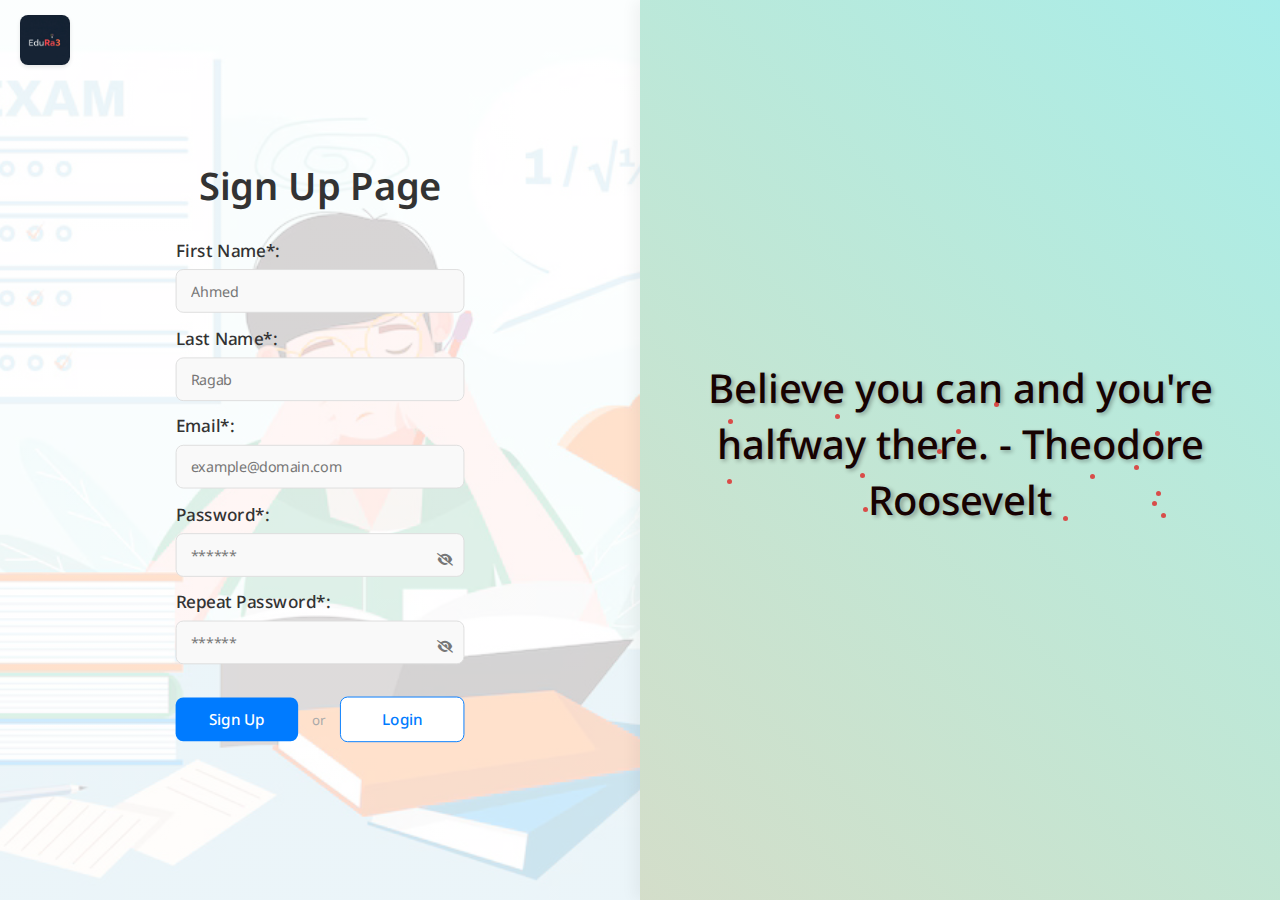
<file: index.html>
<!DOCTYPE html>
<html lang="en">

<head>
  <meta charset="UTF-8">
  <meta name="viewport" content="width=device-width, initial-scale=1.0">
  <title>Sign Up Page</title>
  <link rel="stylesheet" href="css/registration.css" />
  <link rel="stylesheet" href="https://cdnjs.cloudflare.com/ajax/libs/font-awesome/6.7.2/css/all.min.css" />
  <link rel="preconnect" href="https://fonts.googleapis.com">
  <link rel="preconnect" href="https://fonts.gstatic.com" crossorigin>
  <link href="https://fonts.googleapis.com/css2?family=Noto+Sans:ital,wght@0,100..900;1,100..900&display=swap"
    rel="stylesheet">
    <!-- MAIN -->
  <script>
    window.addEventListener("DOMContentLoaded", function () {
      // // Always clear storage without conditional check
      // localStorage.clear();
      // sessionStorage.clear();
      // console.log('Storage cleared on page load');
      // Check if the storage has already been cleared in this session
      if (!sessionStorage.getItem('storageCleared')) {
        // Clear storage
        localStorage.clear();
        sessionStorage.clear(); // Clear session storage itself first

        // Set a flag in sessionStorage to indicate it has been cleared for this session
        // Note: Since we just cleared sessionStorage, we need to set the flag *after* clearing.
        sessionStorage.setItem('storageCleared', 'true');
        console.log('Storage cleared for this session.');
        // document.getElementById('page-content').style.display = 'block';
        // document.getElementById('auth-loader').style.display = 'none';
      } else {
        console.log('Storage already cleared for this session.');
      }
    });
  </script>
  <!-- ALT -->
  <!-- <script>
    // Run immediately - before DOMContentLoaded
    (function() {
      // Clear all storage first thing
      localStorage.clear();
      sessionStorage.clear();
      console.log('Storage cleared immediately');
      
      // Prevent automatic redirects by overriding window.location methods
      const originalReplace = window.location.replace;
      window.location.replace = function(url) {
        if (url.includes('login.html')) {
          console.log('Prevented automatic redirect to:', url);
          return;
        }
        originalReplace.apply(this, arguments);
      };
      
      // Also block regular redirects
      const originalAssign = window.location.assign;
      window.location.assign = function(url) {
        if (url.includes('login.html')) {
          console.log('Prevented automatic redirect to:', url);
          return;
        }
        originalAssign.apply(this, arguments);
      };
    })();
    
    // Also clear on DOMContentLoaded for extra safety
    window.addEventListener("DOMContentLoaded", function() {
      localStorage.clear();
      sessionStorage.clear();
      console.log('Storage cleared again on DOMContentLoaded');
    });
  </script> -->
  <!-- <script>
    window.addEventListener("DOMContentLoaded", function () {
      // Show loader initially
      document.getElementById('auth-loader').classList.remove('hidden');

      // Check if the storage has already been cleared in this session
      if (!sessionStorage.getItem('storageCleared')) {
        // Clear storage
        localStorage.clear();
        sessionStorage.clear(); // Clear session storage itself first

        // Set a flag in sessionStorage to indicate it has been cleared for this session
        sessionStorage.setItem('storageCleared', 'true');
        console.log('Storage cleared for this session.');
      } else {
        console.log('Storage already cleared for this session.');
      }

      // Simulate server connectivity check
      checkServerConnectivity();
    });

    function checkServerConnectivity() {
  // Create a timestamp to prevent caching
  const timestamp = new Date().getTime();
  
  // Count attempts to prevent infinite retries
  if (!window.connectivityAttempts) {
    window.connectivityAttempts = 0;
  }
  window.connectivityAttempts++;
  
  // Only try up to 3 times, then show the content anyway
  if (window.connectivityAttempts > 3) {
    document.getElementById('auth-loader').classList.add('hidden');
    document.getElementById('page-content').classList.remove('hidden');
    console.log('Giving up on connectivity check after multiple attempts');
    return;
  }

  // Use fetch with a timeout to check server connectivity
  const timeoutPromise = new Promise((_, reject) =>
    setTimeout(() => reject(new Error('Timeout')), 5000)
  );

  Promise.race([
    fetch(window.location.href + '?t=' + timestamp),
    timeoutPromise
  ])
    .then(() => {
      // Server is available, hide loader
      document.getElementById('auth-loader').classList.add('hidden');
      document.getElementById('page-content').classList.remove('hidden');
    })
    .catch(error => {
      console.log('Server connection issue:', error);
      // Retry after a delay
      setTimeout(checkServerConnectivity, 2000);
    });
}
  </script> -->
</head>

<body>

  <main>


    <section class="left-side" role="main">
      <header>
        <nav>
          <a href="index.html" aria-label="Go to Home Page">
            <img src="assets/images/LOGO.jpeg" width="50px" height="50px" alt="Site Logo">
          </a>
          <!-- <button id="toggle-R-theme" class="toggleRButtonTheme"><i id="toggleRThemeIcon" class="fa-solid fa-moon"></i></button> -->
        </nav>
      </header>
      <div class="my-form">
        <form id="registration-form" enctype="multipart/form-data" method="get" aria-labelledby="form-heading">
          <h2 id="form-heading">Sign Up Page</h2>

          <!-- Improve form fields -->
          <div class="form-group">
            <label for="FName" id="FName-label" class="FName">First Name*:</label>
            <input type="text" name="FName" id="FName" placeholder="Ahmed" required aria-required="true"
              aria-describedby="FNSpan">
            <span class="FNameSpan" id="FNSpan" role="alert" aria-live="assertive"></span>
          </div>

          <div class="form-group">
            <label for="LName" id="LName-label" class="LName">Last Name*:</label>
            <input type="text" name="LName" id="LName" placeholder="Ragab" required aria-required="true"
              aria-describedby="LNSpan">
            <span class="LNameSpan" id="LNSpan" role="alert" aria-live="assertive"></span>
          </div>

          <div class="form-group">
            <label for="email" id="email-label" class="email">Email*:</label>
            <input type="email" name="email" id="email" placeholder="example@domain.com" required aria-required="true"
              aria-describedby="ESpan">
            <span class="EmailSpan" id="ESpan" role="alert" aria-live="assertive"></span>
          </div>

          <div class="form-group">
            <label for="password" id="password-label" class="password">Password*:</label>
            <div class="password-container">
              <input type="password" id="password" placeholder="******" required aria-required="true"
                aria-describedby="PSpan">
              <button type="button" id="showPass" class="toggle-password" aria-label="Toggle password visibility">
                <i class="fa-solid fa-eye-slash" id="togglePasswordIcon" aria-hidden="true"></i>
              </button>
              <span class="PassSpan" id="PSpan" role="alert" aria-live="assertive"></span>
            </div>
          </div>

          <div class="form-group">
            <label for="repeatPassword" id="repeatPassword-label" class="repeatPassword">Repeat Password*:</label>
            <div class="password-container">
              <input type="password" id="repeatPassword" placeholder="******" required aria-required="true"
                aria-describedby="R_PSpan">
              <button type="button" id="showRPass" class="toggle-password" aria-label="Toggle password visibility">
                <i class="fa-solid fa-eye-slash" id="toggleRPasswordIcon" aria-hidden="true"></i>
              </button>
              <span class="RepeatPassSpan" id="R_PSpan" role="alert" aria-live="assertive"></span>
            </div>
          </div>

          <div class="button-container">
            <button type="submit" id="registrationS" class="primary-btn">Sign Up</button>
            <span class="or-divider">or</span>
            <!-- <button type="button" id="LoginS" class="secondary-btn" >Login</button> -->
            <a href="login.html" id="LoginS" class="secondary-btn">Login</a>

          </div>

          <!-- <div class="social-login">
          <p id="social-heading">Continue with</p>
          <div class="social-buttons" role="group" aria-labelledby="social-heading">
            <button type="button" class="social-btn google" aria-label="Sign in with Google" id="google-login">
              <i class="fa-brands fa-google" aria-hidden="true"></i>
            </button>
            <button type="button" class="social-btn facebook" aria-label="Sign in with Facebook" id="facebook-login">
              <i class="fa-brands fa-facebook-f"></i>
            </button>
            <button type="button" class="social-btn twitter" aria-label="Sign in with Twitter" id="twitter-login">
              <i class="fa-brands fa-twitter"></i>
            </button>
          </div>
        </div> -->

        </form>
      </div>
    </section>
    <section class="right-side" role="banner">
      <div id="quoteContainer"></div>
    </section>


  </main>
  <script src="js/auth-regist.js"></script>
  <script src="js/passwordHash.js"></script>
  <script src="js/registration.js"></script>
  <!-- <script src="https://cdnjs.cloudflare.com/ajax/libs/font-awesome/6.7.2/js/all.min.js"></script> -->
  <!-- function logout() {
    localStorage.removeItem('isLoggedIn');
    window.location.replace('login.html');
  } -->
</body>

</html>
</file>
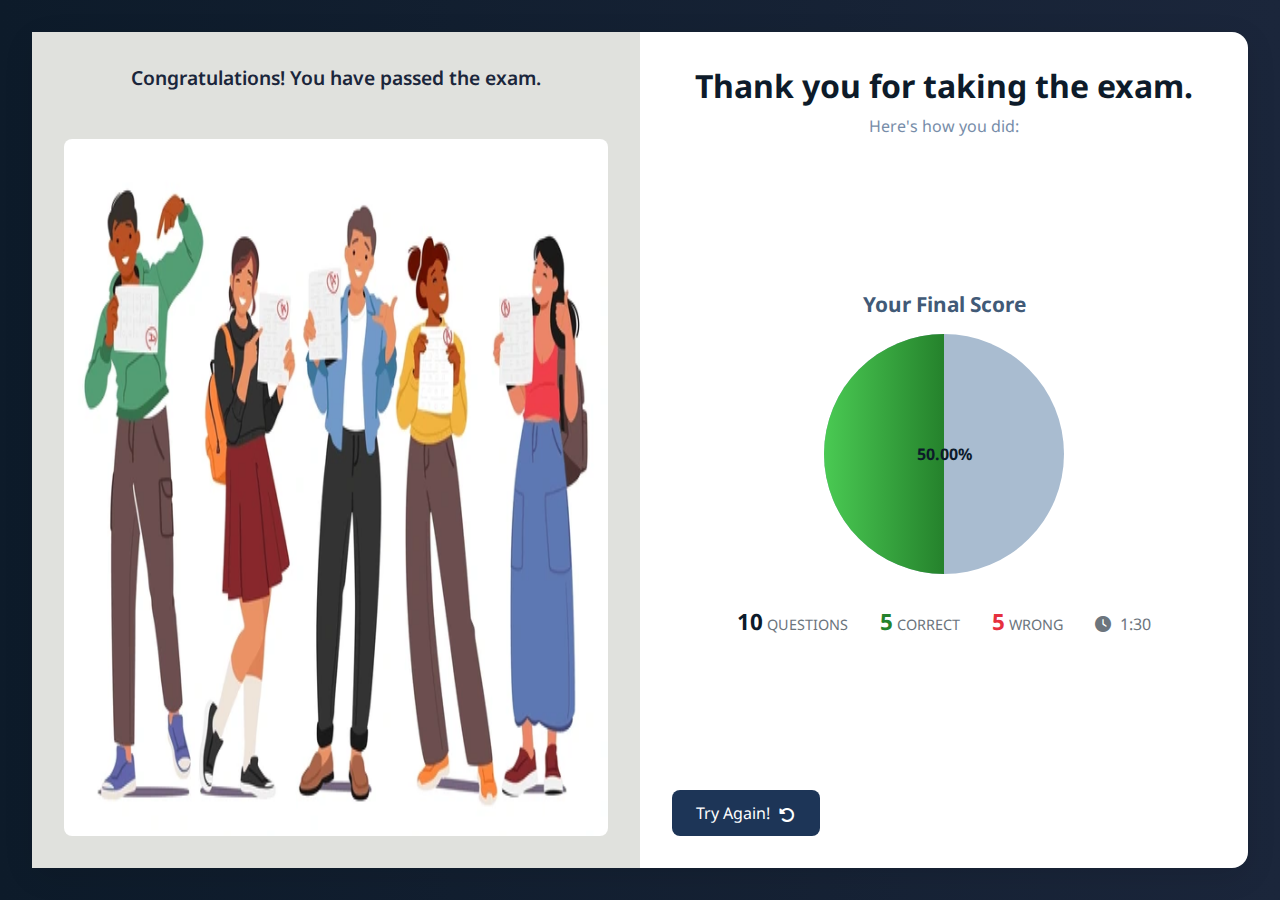
<file: results.html>
<!DOCTYPE html>
<html lang="en">

<head>
    <meta charset="UTF-8" />
    <meta name="viewport" content="width=device-width, initial-scale=1.0" />
    <title>Exam Results</title>
    <link href="https://fonts.googleapis.com/css2?family=Noto+Sans:wght@400;600;700&display=swap" rel="stylesheet" />
    <link rel="stylesheet" href="https://cdnjs.cloudflare.com/ajax/libs/font-awesome/6.5.0/css/all.min.css"
        integrity="sha512-..." crossorigin="anonymous" referrerpolicy="no-referrer" />
    <link rel="stylesheet" href="css/results.css" />
</head>

<body>
    <main class="re-container">
        <section class="re-illustration-section">
            <div class="re-message-text"></div>
            <img src="" alt="" class="re-result-image" />
        </section>

        <section class="re-score-section">
            <header class="re-header">
                <h1>Thank you for taking the exam.</h1>
                <p>Here's how you did:</p>
            </header>

            <article class="re-score">
                <h2>Your Final Score</h2>
                <div class="re-score-details">
                    <div class="re-progress-circle">
                        <div class="re-progress-bar"></div>
                        <span class="re-score-fraction"></span>
                    </div>
                    <div class="re-details">
                        <div class="re-item">
                            <span class="re-value"></span>
                            <span class="re-label">QUESTIONS</span>
                        </div>
                        <div class="re-item re-correct">
                            <span class="re-value"></span>
                            <span class="re-label">CORRECT</span>
                        </div>
                        <div class="re-item re-wrong">
                            <span class="re-value"></span>
                            <span class="re-label">WRONG</span>
                        </div>
                        <div class="re-time">
                            <i class="fa-solid fa-clock"></i>
                            <span></span>
                        </div>
                    </div>
                </div>
            </article>

            <footer>
                <button class="re-try-again">
                    Try Again!
                    <i class="fa-solid fa-rotate-left"></i>
                </button>
            </footer>
        </section>
    </main>

    <script src="js/results.js"></script>
</body>

</html>
</file>
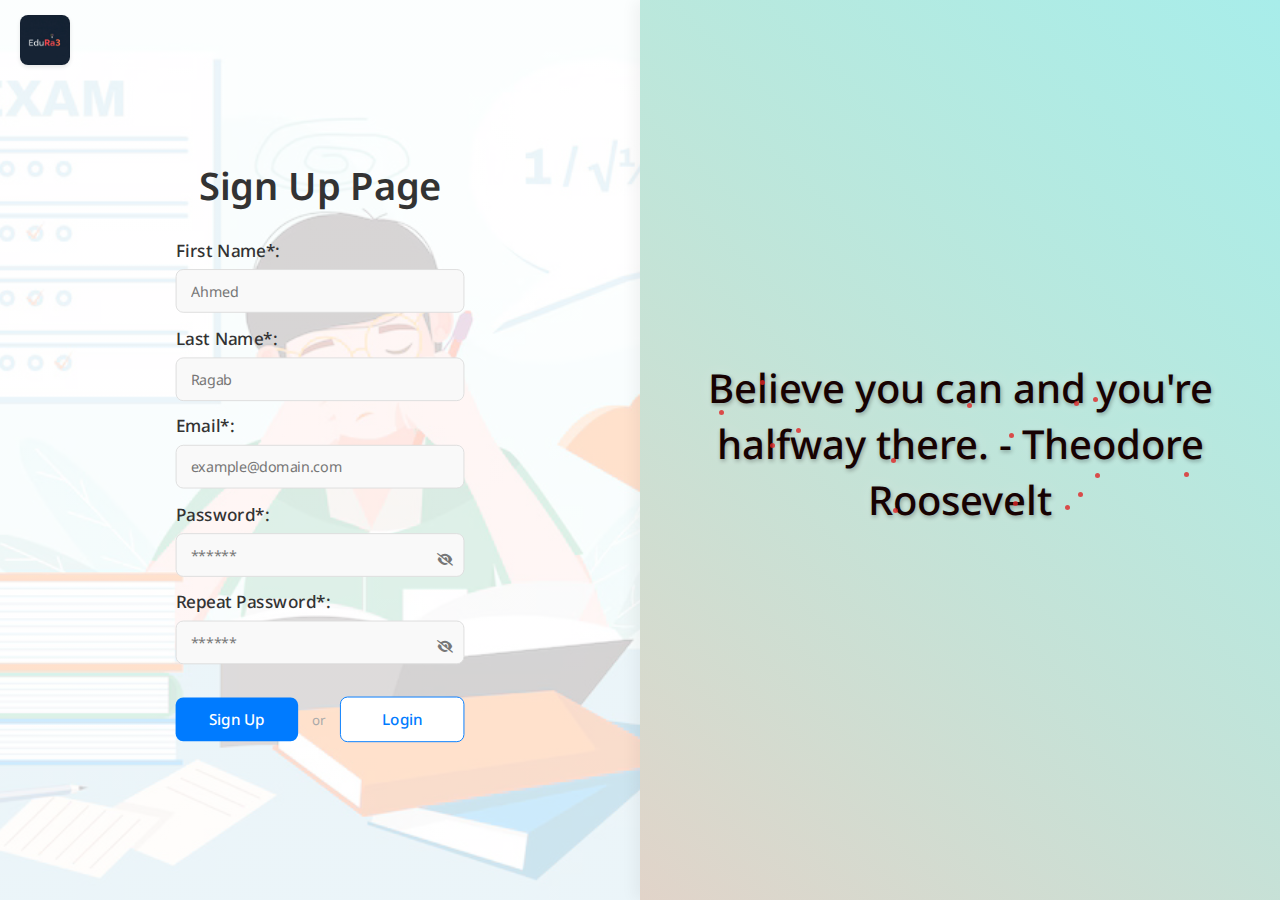
<file: start.html>
<!DOCTYPE html>
<html lang="en">

<head>
  <meta charset="UTF-8" />
  <meta name="viewport" content="width=device-width, initial-scale=1.0" />
  <title>Start Exam</title>
  <link href="https://fonts.googleapis.com/css2?family=Noto+Sans:ital,wght@0,100..900;1,100..900&display=swap"
    rel="stylesheet" />
  <link rel="stylesheet" href="css/start.css" />
</head>

<body>
  <main class="st-container">
    <header class="st-theme-toggle">
      <button id="st-theme-btn">
        <img src="assets/icons/icon-dark.svg" alt="mode icon" />
      </button>
    </header>

    <section class="st-menu">
      <div class="st-left-content">
        <h1>Welcome to the <span>HTML Exam!</span></h1>
        <p>Pick a topic and number of questions to get started.</p>
      </div>

      <nav class="st-topics">
        <button class="st-exam-topic st-active">
          <div class="st-button-icon-container">
            <img src="assets/icons/icon-html.svg" alt="HTML icon" />
          </div>
          HTML
        </button>
        <button class="st-exam-topic">
          <div class="st-button-icon-container">
            <img src="assets/icons/icon-css.svg" alt="CSS icon" />
          </div>
          CSS
        </button>
        <button class="st-exam-topic">
          <div class="st-button-icon-container">
            <img src="assets/icons/icon-js.svg" alt="JavaScript icon" />
          </div>
          JavaScript
        </button>
        <button class="st-exam-topic">
          <div class="st-button-icon-container">
            <img src="assets/icons/icon-csh.svg" alt="C# icon" />
          </div>
          C#
        </button>
      </nav>
    </section>

    <section class="st-questions">
      <h4>Number of Questions</h4>
      <div class="st-question-options">
        <button class="st-question-option st-active">5</button>
        <button class="st-question-option">10</button>
        <button class="st-question-option">15</button>
        <button class="st-question-option">20</button>
      </div>
    </section>

    <footer>
      <button class="st-start-exam-btn">Start Exam</button>
    </footer>
  </main>

  <script src="js/start.js"></script>
  <script src="js/auth-guard.js"></script>
</body>

</html>
</file>
<file: css/registration.css>
* {
  margin: 0;
  padding: 0;
  border: 0;
  box-sizing: border-box;
}
body, html, * {
  font-family: "Noto Sans", sans-serif;
  font-optical-sizing: auto;
  font-style: normal;
  font-variation-settings: "wdth" 100;
}

h1, h2, h3, h4, h5, h6, .my-form h2 {
  font-weight: 700;
}

label, .button-container, .primary-btn, .secondary-btn, .social-btn, .motivation-text {
  font-weight: 500;
}

input, .form-group, .EmailSpan, .PassSpan, .RepeatPassSpan, .FNameSpan, .LNameSpan, p, span, .or-divider {
  font-weight: 400;
}

/* Start -- Loader */

.loader-container {
  position: fixed;
  top: 0;
  left: 0;
  width: 100%;
  height: 100%;
  background-color: rgba(255, 255, 255, 0.8);
  display: flex;
  justify-content: center;
  align-items: center;
  z-index: 9999;
}

.loader {
  border: 5px solid #f3f3f3;
  border-top: 5px solid #3498db;
  border-radius: 50%;
  width: 50px;
  height: 50px;
  animation: spin 1s linear infinite;
}

@keyframes spin {
  0% { transform: rotate(0deg); }
  100% { transform: rotate(360deg); }
}

.content {
  display: none;
}

.hidden {
  display: none !important;
}

/* End -- Loader */

/* Theme Variables - Add at the top of your CSS file */
:root {
  /* Light Theme Colors (Default) */
  --primary-color: #007bff;
  --primary-hover: #0069d9;
  --text-primary: #333;
  --text-secondary: #666;
  --bg-primary: #f8f9fa;
  --bg-secondary: #ffffff;
  --border-color: #ddd;
  --input-bg: #f9f9f9;
  --input-focus-border: #007bff;
  --input-focus-shadow: rgba(0, 123, 255, 0.1);
  --placeholder-color: #767676;
  --error-color: #d91e18;
  --divider-color: #aaa;
  --overlay-bg: rgba(0, 0, 0, 0.5);
  --shadow-color: rgba(0, 0, 0, 0.05);
  --icon-color: #777;
  --toggle-icon: black; /* moon */
  --social-hover-bg: rgba(255, 255, 255, 0.3);
}

/* Dark Theme Class */
.dark-theme {
  --primary-color: #4dabff;
  --primary-hover: #3d8ddb;
  --text-primary: #f1f1f1;
  --text-secondary: #cccccc;
  --bg-primary: #1e1e1e;
  --bg-secondary: #2d2d2d;
  --border-color: #444;
  --input-bg: #333333;
  --input-focus-border: #4dabff;
  --input-focus-shadow: rgba(77, 171, 255, 0.2);
  --placeholder-color: #999999;
  --error-color: #ff6b6b;
  --divider-color: #666;
  --overlay-bg: rgba(0, 0, 0, 0.7);
  --shadow-color: rgba(0, 0, 0, 0.2);
  --icon-color: #aaaaaa;
  --toggle-icon: yellow; /* sun */
  --social-hover-bg: rgba(255, 255, 255, 0.15);
}

/* Add this to your existing CSS */
html,
body {
  height: 100%;
  margin: 0;
  overflow: hidden; /* Prevent overall page scroll */
}

main {
  display: flex;
  height: 100vh; /* Full viewport height */
}

/* Start Left Side*/
/* 
.left-side {
    width: 50%;
    display: flex;
    align-items: center;
    justify-content: center;
    background-color: #f8f9fa;
    border-top-left-radius: 15px;
    border-bottom-left-radius: 15px;
    box-shadow: -5px 0 15px rgba(0, 0, 0, 0.1);
  } */

.left-side {
  width: 50%;
  height: 100vh;
  display: flex;
  align-items: center;
  justify-content: center;
  background-image: linear-gradient(
      rgba(255, 255, 255, 0.8),
      rgba(255, 255, 255, 0.8)
    ),
    url("../assets/images/coverImage.jpeg");
  background-size: cover;
  background-position: center;
  background-repeat: no-repeat;
}

.left-side header {
  position: absolute;
  top: 0;
  left: 0;
  width: 100%;
  padding: 15px 20px;
  z-index: 100; /* Ensures header appears above other content */
}

.left-side nav {
  display: flex;
  position: relative;
  justify-content: space-between;
  align-items: center;
  width: 100%;
}

.left-side nav img {
  border-radius: 8px;
  box-shadow: 0 2px 4px rgba(0, 0, 0, 0.1);
  transition: transform 0.3s ease;
}

.left-side nav img:hover {
  transform: scale(1.05);
}

.toggleRButtonTheme {
  background: none;
  border: none;
  cursor: pointer;
  color: var(--toggle-icon);
  font-size: 20px;
  padding: 8px;
  border-radius: 50%;
  transition: background-color 0.3s ease, transform 0.2s ease;
}

.toggleRButtonTheme:hover {
  transform: rotate(10deg);
}

.my-form {
  width: 80%;
  padding: 20px 10%;
  margin-top: 70px;
}

.my-form form {
  display: flex;
  flex-direction: column;
  gap: 0.9rem;
  transform: scale(0.95);
  transform-origin: center;
  background-color: rgb(
    rgba(185, 224, 231, 0.715),
    rgba(163, 221, 163, 0.447),
    rgb(149, 149, 194)
  );
  padding: 40px;
  /* Remove box-shadow and add background image with overlay for text readability */
  /* background-image: linear-gradient(rgba(175, 92, 92, 0.85), rgba(164, 157, 157, 0.85)), url('../assets/images/coverImage.jpeg'); */

  position: relative;
  top: -25px;
}

.my-form h2 {
  margin-bottom: 15px;
  font-size: 40px;
  color: var(--text-primary);
  text-align: center;
  font-weight: 600;
}

.form-group label {
  display: block;
  margin-bottom: 8px;
  font-size: 18px;
  font-weight: 500;
  color: var(--text-primary);
}

/* Make placeholder text visible enough */
::placeholder {
    color: var(--placeholder-color);
    opacity: 1;
}

.form-group input {
  width: 100%;
  padding: 12px 15px;
  border: 1px solid var(--border-color);
  border-radius: 8px;
  font-size: 15px;
  transition: all 0.3s;
  background-color: var(--input-bg);
}

.form-group input:focus {
    border-color: var(--input-focus-border);
    box-shadow: 0 0 0 3px var(--input-focus-shadow);
    background-color: var(--bg-secondary);
    outline: 2px solid var(--primary-hover);
  outline-offset: 2px;
}

button:focus,
input:focus,
a:focus,
.social-btn:focus {
    outline: 2px solid var(--primary-hover);
    outline-offset: 2px;
}

.password-container {
  position: relative;
}

.password-container input {
  width: 100%;
  padding-right: 40px; /* Make space for the eye icon */
}

.toggle-password {
  position: absolute;
  right: 12px;
  /* Position relative to input, not the container */
  top: 18px; /* Use fixed distance instead of percentage */
  transform: none; /* Remove transform */
  background: none;
  border: none;
  cursor: pointer;
  color: var(--icon-color);
  transition: color 0.3s;
  z-index: 5; /* Ensure it stays above other elements */
}

.button-container {
  display: flex;
  align-items: center;
  margin-top: 20px;
  margin-bottom: 20px;
}

.primary-btn {
  flex: 1;
  padding: 12px 20px;
  background-color: var(--primary-color);
  color: var(--bg-secondary);
  border: none;
  border-radius: 8px;
  font-size: 16px;
  font-weight: 500;
  cursor: pointer;
  transition: background-color 0.3s;
}

.primary-btn:hover {
    background-color: var(--primary-hover);
}

.or-divider {
  margin: 0 15px;
  color: var(--divider-color);
  font-size: 14px;
}

.secondary-btn {
  flex: 1;
  padding: 12px 20px;
  background-color: var(--bg-secondary);
  color: var(--primary-color);
  border: 1px solid var(--primary-color);
  border-radius: 8px;
  font-size: 16px;
  font-weight: 500;
  text-align: center;
  text-decoration: none;
  cursor: pointer;
  transition: all 0.3s;
}

.secondary-btn:hover {
    background-color: var(--input-bg);
}

.social-login {
  text-align: center;
  margin-top: -11%;
  margin-bottom: 3%;
}

.social-login p {
  margin-top: 15px;
  margin-bottom: 15px;
  color: var(--text-secondary);
}

.social-buttons {
  display: flex;
  justify-content: center;
  gap: 10px;
}
.social-btn {
  width: 45px;
  height: 45px;
  border-radius: 50%;
  display: flex;
  align-items: center;
  justify-content: center;
  font-size: 1.2rem;
  cursor: pointer;
  transition: transform 0.3s, box-shadow 0.3s;
}

.social-btn:hover {
  transform: translateY(-3px);
  box-shadow: 0 5px 10px rgba(0, 0, 0, 0.1);
}

.google {
  background-color: white;
  color: #dd4b39;
  border: 1px solid #eee;
}

.facebook {
  background-color: #3b5998;
  color: white;
}

.twitter {
  background-color: #1da1f2;
  color: white;
}

/* Validation Message Styling */
.EmailSpan,
.PassSpan,
.RepeatPassSpan,
.FNameSpan,
.LNameSpan {
  display: block;
  margin-top: 6px;
  font-size: 0.85rem;
  color: var(--error-color);
  font-weight: 500; /* Slightly bolder */
  transition: all 0.2s ease;
  padding-left: 2px;
}

/* Make the error message span display below everything else */
.PassSpan,
.RepeatPassSpan {
  display: block;
  position: relative;
  margin-top: 6px;
  width: 100%;
  z-index: 1;
}

/* For successful validation (empty state) */
.EmailSpan:empty,
.PassSpan:empty,
.RepeatPassSpan:empty,
.FNameSpan:empty,
.LNameSpan:empty {
  margin-top: 0;
  height: 0;
}

/* Animation for errors appearing */
@keyframes errorShake {
  0%,
  100% {
    transform: translateX(0);
  }
  25% {
    transform: translateX(-5px);
  }
  75% {
    transform: translateX(5px);
  }
}

/* Apply animation when content appears */
.EmailSpan:not(:empty),
.RepeatPassSpan:not(:empty),
.R_PassSpan:not(:empty),
.FNameSpan:not(:empty),
.LNameSpan:not(:empty) {
  animation: errorShake 0.4s ease-in-out;
}

/* Styling for password strength meter */
.strength-meter {
  margin-top: 8px;
  width: 100%;
  height: 5px;
  background-color: var(--bg-secondary);
  border-radius: 4px;
  position: relative;
  overflow: hidden;
}

.strength-bar {
  height: 100%;
  transition: width 0.3s ease;
  border-radius: 4px;
}

.strength-meter span {
  position: absolute;
  right: 0;
  top: 8px;
  font-size: 12px;
  color: var(--text-primary);
}

/* Responsive tweaks */
@media (max-width: 768px) {
  .right-side,
  .left-side {
    width: 100%;
    border-radius: 0;
  }

  main {
    flex-direction: column;
  }

  .my-form {
    width: max-content;
    margin-bottom: 2%;
  }


  .my-form h2 {
    margin-bottom: 12px;
    font-size: 24px;
    width: max-content;
  }

  .my-form form
  {
    top: -28px;
    left: 10px;
  }

  .primary-btn, .secondary-btn {
    white-space: nowrap;  
  }
  

  nav img
  {
    width: 40px;
    height: 40px;
  }
  
}

/* End Left Side */

/* Start Right Side */
.right-side {
  width: 50%;
  height: 100vh;
  display: flex;
  align-items: center;
  justify-content: center;
  background-color: var(--bg-primary);
  box-shadow: -5px 0 15px var(--shadow-color);
  background: linear-gradient(45deg, #fffde4cc, #a8edea);
  overflow: hidden;
}

#quoteContainer {
  position: relative;
  height: 20vh;
  width: 80%;
  margin-left: 10%;
  margin-right: 10%;
  text-align: center;
}

.motivation-text {
  font-size: 2.5rem;
  color: #170202;
  text-shadow: 2px 2px 4px rgba(0, 0, 0, 0.3);
  line-height: 1.4;
  opacity: 0;
  /* transform: translate(50%, 50%); */
  transition: all 1s ease-in-out;
  position: absolute;
  width: 100%;
  margin-right: 5%;
}

.visible {
  opacity: 1;
  /* transform: translateY(0); */
}

.sparkle {
  position: absolute;
  width: 5px;
  height: 5px;
  background: rgba(223, 37, 37, 0.8);
  border-radius: 50%;
  animation: sparkle 1.5s infinite;
}

@keyframes sparkle {
  0% {
    transform: scale(0);
  }
  50% {
    transform: scale(1);
    opacity: 1;
  }
  100% {
    transform: scale(2);
    opacity: 0;
  }
}

/* End Left Side */
</file>
<file: css/results.css>
:root {
  /* Backgrounds */
  --bg-gradient-start: #0d1b2a;
  --bg-gradient-end: #1b263b;
  --bg-card: #ffffff;
  --bg-section: #e0e1dd;
  --bg-progress: #a9bcd0;

  /* Shadows & Borders */
  --shadow-default: 0 8px 30px rgba(0, 0, 0, 0.1);
  --radius-default: 16px;
  --radius-small: 8px;

  /* Typography */
  --font-family-default: "Noto Sans", sans-serif;

  /* Text Colors */
  --text-color-dark: #0d1b2a;
  --text-color-medium: #415a77;
  --text-color-light: #778da9;
  --text-color-muted: #6c757d;
  --text-color-strong: #1b263b;

  /* Status Colors */
  --color-success-main: #25822c;
  --color-success-light: #4aca53;
  --color-fail-main: #e6303e;
  --color-fail-light: #e6666f;

  /* Button */
  --btn-color-primary: #1d3557;
  --btn-color-primary-hover: #081b33;
}

* {
  padding: 0;
  margin: 0;
  box-sizing: border-box;
  font-family: var(--font-family-default);
}

body {
  display: flex;
  justify-content: center;
  background: linear-gradient(
    to right,
    var(--bg-gradient-start),
    var(--bg-gradient-end)
  );
  min-height: 100vh;
  padding: 2rem;
}

#formOverlay {
  position: fixed;
  top: 0;
  left: 0;
  width: 100%;
  height: 100%;
  backdrop-filter: blur(10px);
  background-color: rgba(90, 90, 90, 0.185);
  display: flex;
  align-items: center;
  justify-content: center;
  z-index: 1000;
  animation: fadeIn 0.3s ease;
}

.hidden {
  display: none !important;
}

.loader-container {
  position: fixed;
  top: 0;
  left: 0;
  width: 100%;
  height: 100%;
  background-color: rgba(255, 255, 255, 0.8);
  display: flex;
  justify-content: center;
  align-items: center;
  z-index: 9999;
}

.loader {
  border: 5px solid #f3f3f3;
  border-top: 5px solid #3498db;
  border-radius: 50%;
  width: 50px;
  height: 50px;
  animation: spin 1s linear infinite;
}

@keyframes spin {
  0% {
    transform: rotate(0deg);
  }
  100% {
    transform: rotate(360deg);
  }
}

.re-container {
  display: flex;
  flex-wrap: wrap;
  background-color: var(--bg-card);
  border-radius: var(--radius-default);
  box-shadow: var(--shadow-default);
}

.re-illustration-section {
  display: flex;
  flex: 1;
  flex-direction: column;
  text-align: center;
  background: var(--bg-section);
  padding: 2rem;
}

.re-result-image {
  flex-grow: 1;
  width: 100%;
  object-fit: fill;
  border-radius: var(--radius-small);
}

.re-message-text {
  font-size: 1.2rem;
  color: var(--text-color-strong);
  font-weight: 600;
  margin-bottom: 3rem;
}

.re-score-section {
  display: flex;
  flex: 1;
  flex-direction: column;
  justify-content: space-between;
  text-align: center;
  gap: 2rem;
  padding: 2rem;
}

.re-header h1 {
  font-size: 2rem;
  color: var(--text-color-dark);
  margin-bottom: 0.5rem;
}

.re-header p {
  color: var(--text-color-light);
  font-size: 1rem;
}

.re-score h2 {
  color: var(--text-color-medium);
  font-size: 1.3rem;
  margin-bottom: 1rem;
}

.re-score-details {
  display: flex;
  flex-direction: column;
  align-items: center;
  gap: 2rem;
}

.re-progress-circle {
  display: flex;
  align-items: center;
  width: 15rem;
  height: 15rem;
  background-color: var(--bg-progress);
  border-radius: 50%;
  position: relative;
  overflow: hidden;
}

.re-progress-bar {
  height: 100%;
  background-image: linear-gradient(
    to right,
    var(--color-success-light),
    var(--color-success-main)
  );
  transition: width 0.4s ease-in-out;
}

.re-progress-bar.re-failed {
  background-image: linear-gradient(
    to right,
    var(--color-fail-main),
    var(--color-fail-light)
  );
}

.re-score-fraction {
  position: absolute;
  left: 50%;
  transform: translateX(-50%);
  color: var(--text-color-dark);
  font-weight: bold;
}

.re-details {
  display: flex;
  flex-wrap: wrap;
  justify-content: center;
  align-items: baseline;
  gap: 2rem;
}

.re-item {
  text-align: center;
}

.re-value {
  font-size: 1.4rem;
  font-weight: bold;
  color: var(--text-color-dark);
}

.re-label {
  font-size: 0.9rem;
  color: var(--text-color-muted);
}

.re-item.re-correct .re-value {
  color: var(--color-success-main);
}

.re-item.re-wrong .re-value {
  color: var(--color-fail-main);
}

.re-time {
  color: var(--text-color-muted);
}

.re-time i {
  height: 15px;
  margin-right: 5px;
}

footer {
  display: flex;
  justify-content: space-between;
  column-gap: 1rem;
}

.re-try-again,
.re-logout-btn {
  background-color: var(--btn-color-primary);
  color: white;
  font-size: 1rem;
  padding: 12px 24px;
  border: none;
  border-radius: var(--radius-small);
  cursor: pointer;
  transition: background-color 0.3s ease;
}

.re-try-again {
  display: flex;
  align-items: center;
  gap: 8px;
}

.re-try-again i {
  width: 18px;
  height: 12px;
}

.re-try-again:hover,
.re-logout-btn:hover {
  background-color: var(--btn-color-primary-hover);
}

@media (max-width: 768px) {
  .re-score-section {
    flex-direction: column;
    background-color: var(--bg-card);
  }

  .re-illustration-section,
  .re-score-section {
    flex: 1 1 100%;
  }
}
</file>
<file: css/start.css>
:root {
    /* Colors - Primary Theme */
    --clr-primary: #ff5252;
    --clr-secondary: #ff8852;
    --clr-accent: #fff2e0;

    /* Colors - Text */
    --clr-text-light: #fefefe;
    --clr-text-dark: #1a1a1a;

    /* Colors - Background */
    --bg-body-light: #fefefe;
    --bg-body-dark: #0e1117;
    --bg-button-light: transparent;
    --bg-button-dark: #1a1d26;
    --bg-button-hover-light: #f1f1f1;
    --bg-button-hover-dark: #434b61;
    --bg-button-active-light: #e6e6e6;
    --bg-button-active-dark: #373d4f;
    --bg-button-hover-start: #ff7a3e;

    /* Colors - Borders */
    --border-button-light: var(--clr-secondary);
    --border-button-active-light: var(--clr-primary);

    /* Transitions */
    --transition-fast: 0.2s cubic-bezier(0.25, 0.46, 0.45, 0.94);
    --transition-medium: 0.3s cubic-bezier(0.25, 0.46, 0.45, 0.94);
}

* {
    padding: 0;
    margin: 0;
    box-sizing: border-box;
    font-family: "Noto Sans", sans-serif;
}

body {
    display: flex;
    justify-content: center;
    align-items: center;
    background-color: var(--bg-body-light);
    color: var(--clr-text-dark);
    height: 100vh;
    transition: background-color var(--transition-medium), color var(--transition-medium);
}

body.st-dark-mode {
    background-color: var(--bg-body-dark);
    color: var(--clr-text-light);
}

.st-container {
    display: flex;
    flex-direction: column;
    justify-content: space-evenly;
    align-items: center;
    background-color: inherit;
    transition: all var(--transition-medium);
}

.st-theme-toggle {
    align-self: flex-end;
    margin: 0 30px 10px 0;
}

#st-theme-btn {
    background-color: inherit;
    font-size: 0.1rem;
    cursor: pointer;
    padding: 5px;
    border-radius: 50%;
    border: none;
    transition: transform var(--transition-fast);
}

#st-theme-btn:hover {
    transform: rotate(15deg) scale(1.15);
}

.st-container section {
    padding: 1.2rem 1.8rem;
}

.st-menu {
    display: flex;
    justify-content: space-between;
}

.st-left-content {
    display: flex;
    flex-direction: column;
    gap: 1rem;
    max-width: 55%;
    animation: slideInLeft 0.9s cubic-bezier(0.22, 1, 0.36, 1) both;
}

.st-left-content h1 {
    font-size: clamp(3rem, 2.2rem + 2.8vw, 5rem);
}

.st-left-content h1 > span {
    font-weight: normal;
    color: var(--clr-primary);
}

.st-topics {
    display: flex;
    flex-direction: column;
    gap: 0.8rem;
    min-width: 40%;
    animation: slideInRight 0.9s cubic-bezier(0.22, 1, 0.36, 1) both;
}

.st-topics button.st-exam-topic {
    display: flex;
    align-items: center;
    column-gap: 1.2rem;
    font-size: 1.15rem;
    font-weight: 700;
    border: 2px solid var(--border-button-light);
    background-color: var(--bg-button-light);
    padding: 1rem;
    border-radius: 10px;
    cursor: pointer;
}

.st-topics button.st-exam-topic:hover {
    background-color: var(--bg-button-hover-light);
    border-color: var(--clr-primary);
    transform: scale(1.03);
}

.st-topics button.st-exam-topic.st-active {
    color: var(--clr-primary);
    background-color: var(--bg-button-active-light);
    border-color: var(--border-button-active-light);
}

.st-button-icon-container > img {
    padding: 0.3rem;
    opacity: 0.9;
    transition: opacity var(--transition-fast), transform var(--transition-fast);
}

.st-button-icon-container > img:hover {
    opacity: 1;
    transform: scale(1.1);
}

.st-questions {
    text-align: center;
    animation: scaleIn 0.8s cubic-bezier(0.68, -0.55, 0.27, 1.55) forwards;
}

.st-questions h4 {
    font-size: clamp(1rem, 0.8rem + 0.5vw, 1.3rem);
    font-weight: 400;
}

.st-question-options {
    display: grid;
    grid-template-columns: repeat(4, 1fr);
    gap: 5rem;
    margin-top: 20px;
    transition: all var(--transition-fast);
}

.st-questions button.st-question-option {
    padding: 1.3rem;
    font-size: 1.05rem;
    color: inherit;
    background-color: var(--bg-button-light);
    border: 1px solid var(--border-button-light);
    cursor: pointer;
    border-radius: 10px;
}

.st-questions button.st-question-option:hover {
    background-color: var(--bg-button-hover-light);
    border-color: var(--clr-primary);
    transform: scale(1.05);
}

.st-questions button.st-question-option.st-active {
    background-color: var(--bg-button-active-light);
    border-color: var(--border-button-active-light);
    color: var(--clr-primary);
    font-weight: 600;
}

button.st-start-exam-btn {
    background-color: var(--clr-primary);
    font-size: 1.2em;
    border: none;
    cursor: pointer;
    padding: 14px 24px;
    border-radius: 10px;
    animation: scaleIn 0.8s cubic-bezier(0.68, -0.55, 0.27, 1.55) forwards;
}

body.st-dark-mode button.st-start-exam-btn {
    color: var(--clr-text-light);
}

button.st-start-exam-btn:hover {
    background-color: var(--bg-button-hover-start);
    transform: scale(1.04) !important;
}

button.st-exam-topic,
button.st-question-option,
button.st-start-exam-btn {
    transition: all var(--transition-fast);
}

body.st-dark-mode button,
body.st-dark-mode .st-question-options {
    transition: all var(--transition-fast);
}

body.st-dark-mode button.st-exam-topic,
body.st-dark-mode button.st-question-option {
    background-color: var(--bg-button-dark);
    color: var(--clr-text-light);
}

body.st-dark-mode button.st-exam-topic:hover,
body.st-dark-mode button.st-question-option:hover {
    background-color: var(--bg-button-hover-dark);
}

body.st-dark-mode button.st-exam-topic.st-active,
body.st-dark-mode button.st-question-option.st-active {
    background-color: var(--bg-button-active-dark);
    color: var(--clr-primary);
}

@keyframes slideInLeft {
    0% {
        transform: translateX(-60px);
        opacity: 0;
    }
    60% {
        transform: translateX(10px);
        opacity: 1;
    }
    80% {
        transform: translateX(-4px);
    }
    100% {
        transform: translateX(0);
    }
}

@keyframes slideInRight {
    0% {
        transform: translateX(60px);
        opacity: 0;
    }
    60% {
        transform: translateX(-10px);
        opacity: 1;
    }
    80% {
        transform: translateX(4px);
    }
    100% {
        transform: translateX(0);
    }
}

@keyframes scaleIn {
    0% {
        transform: scale(0.85);
        opacity: 0;
    }
    70% {
        transform: scale(1.05);
        opacity: 1;
    }
    100% {
        transform: scale(1);
    }
}

@media (max-width: 1024px) {
    .st-left-content {
        max-width: 60%;
    }
}

@media (max-width: 768px) {
    body {
        height: fit-content;
    }

    .st-theme-toggle {
        margin-right: 20px;
    }

    .st-menu {
        flex-direction: column;
        align-items: center;
        text-align: center;
        gap: 1.5rem;
    }

    .st-left-content {
        align-items: center;
        max-width: 80%;
    }

    .st-topics {
        width: 80%;
    }

    .st-question-options {
        gap: 3rem;
    }
}

@media (max-width: 480px) {
    .st-container {
        padding: 1.5rem;
    }

    .st-left-content {
        max-width: 95%;
    }

    .st-topics {
        width: 95%;
    }

    .st-question-options {
        gap: 1.5rem;
    }

    .st-questions button.st-question-option {
        padding: 1rem;
    }
}

@media (max-width: 375px) {
    .st-left-content h1 {
        font-size: 2rem;
    }

    .st-question-options {
        grid-template-columns: 1fr;
        gap: 0.5rem;
    }

    .st-questions button.st-question-option {
        padding: 0.9rem;
    }
}

@media (max-height: 916px) {
    body {
        height: fit-content;
    }
}
</file>
